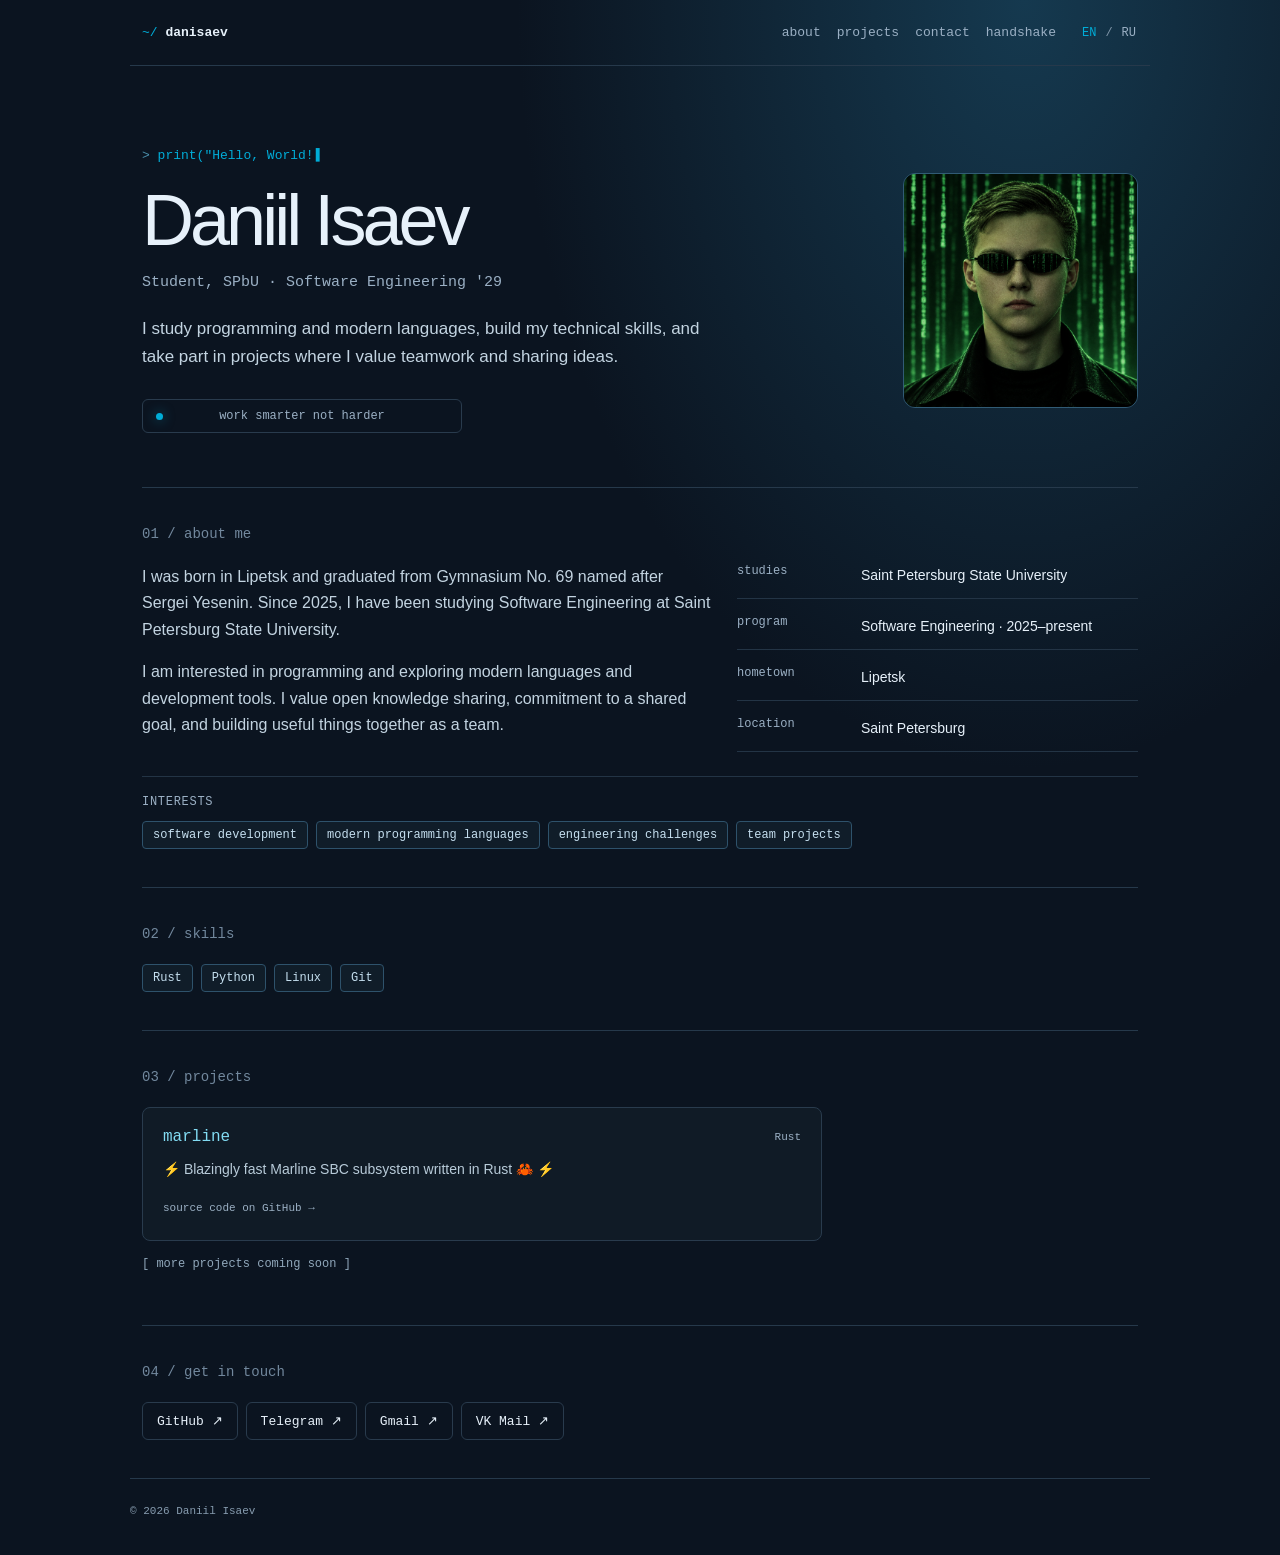
<file: index.html>
<!doctype html>
<html lang="en" data-bs-theme="dark">
<head>
  <meta charset="utf-8">
  <meta name="viewport" content="width=device-width, initial-scale=1">
  <meta name="theme-color" content="#0b1420">
  <meta name="description" content="Daniil Isaev — Saint Petersburg State University student, programming and projects.">
  <title>Daniil Isaev</title>
  <link href="https://cdn.jsdelivr.net/npm/bootstrap@5.3.9/dist/css/bootstrap.min.css" rel="stylesheet" integrity="sha384-yEPZ7jP9S0QKiUQ0m3jjsO4ProIW7wvR9gXkI7JOGa2XVsw53Yke2bsdkBbjmmiX" crossorigin="anonymous">
  <link rel="stylesheet" href="styles.css">
  <script src="language.js" defer></script>
</head>
<body>
  <header class="topbar container site-container d-flex align-items-center justify-content-between">
    <a class="brand" href="#top"><b>~/</b> danisaev</a>
    <div class="header-actions">
      <nav class="nav d-flex align-items-center gap-3" aria-label="Main navigation">
        <a href="#about" data-i18n="navAbout">about</a>
        <a href="#projects" data-i18n="navProjects">projects</a>
        <a href="#contacts" data-i18n="navContacts">contact</a>
          <a href="/handshake" data-i18n="navHandshake">handshake</a>
      </nav>
      <div class="language-toggle" role="group" aria-label="Language">
        <button type="button" data-set-lang="en" aria-pressed="true" class="active">EN</button>
        <span>/</span>
        <button type="button" data-set-lang="ru" aria-pressed="false">RU</button>
      </div>
    </div>
  </header>
  <main id="top" class="container site-container">
    <section class="hero row align-items-center justify-content-between gx-0 gy-4 gy-md-5">
      <div class="hero-copy col-md-8 order-2 order-md-1 pe-md-4">
        <p class="eyebrow" aria-live="off" aria-label="Hello World code examples">print("Hello, World!")</p>
        <h1 data-i18n="name">Daniil Isaev</h1>
        <p class="role" data-i18n="role">Student, SPbU · Software Engineering '29</p>
        <p class="intro" data-i18n="intro">I study programming and modern languages, build my technical skills, and take part in projects where I value teamwork and sharing ideas.</p>
        <div class="prompt"><i></i><span class="status-text">work smarter not harder</span></div>
      </div>
      <div class="portrait col-md-4 order-1 order-md-2 p-0" aria-label="Daniil Isaev's photo">
        <img src="assets/avatar.png" alt="Daniil Isaev" onload="this.nextElementSibling.hidden=true" onerror="this.hidden=true">
        <div class="placeholder">
          <strong>DI</strong>
          <span data-i18n="photoPlaceholder">Daniil's photo</span>
        </div>
      </div>
    </section>
    <section class="section" id="about">
      <h2 class="section-title"><span>01 /</span> <span data-i18n="aboutTitle">about me</span></h2>
      <div class="about-grid row g-4 align-items-start">
        <div class="col-md-7">
          <p data-i18n="bio1">I was born in Lipetsk and graduated from Gymnasium No. 69 named after Sergei Yesenin. Since 2025, I have been studying Software Engineering at Saint Petersburg State University.</p>
          <p data-i18n="bio2">I am interested in programming and exploring modern languages and development tools. I value open knowledge sharing, commitment to a shared goal, and building useful things together as a team.</p>
        </div>
        <div class="facts col-md-5 d-grid gap-3">
          <div class="fact"><span class="label" data-i18n="studiesLabel">studies</span><span data-i18n="university">Saint Petersburg State University</span></div>
          <div class="fact"><span class="label" data-i18n="programLabel">program</span><span data-i18n="program">Software Engineering · 2025–present</span></div>
          <div class="fact"><span class="label" data-i18n="hometownLabel">hometown</span><span data-i18n="hometown">Lipetsk</span></div>
          <div class="fact"><span class="label" data-i18n="basedLabel">location</span><span data-i18n="based">Saint Petersburg</span></div>
        </div>
      </div>
      <div class="interests">
        <h3 class="interest-title" data-i18n="interestsTitle">interests</h3>
        <div class="chips d-flex flex-wrap gap-2">
          <span class="chip badge rounded-1" data-i18n="interest1">software development</span>
          <span class="chip badge rounded-1" data-i18n="interest2">modern programming languages</span>
          <span class="chip badge rounded-1" data-i18n="interest3">engineering challenges</span>
          <span class="chip badge rounded-1" data-i18n="interest4">team projects</span>
        </div>
      </div>
    </section>
    <section class="section">
      <h2 class="section-title"><span>02 /</span> <span data-i18n="skillsTitle">skills</span></h2>
      <div class="chips d-flex flex-wrap gap-2">
        <span class="chip badge rounded-1">Rust</span>
        <span class="chip badge rounded-1">Python</span>
        <span class="chip badge rounded-1">Linux</span>
        <span class="chip badge rounded-1">Git</span>
      </div>
    </section>
    <section class="section" id="projects">
      <h2 class="section-title"><span>03 /</span> <span data-i18n="projectsTitle">projects</span></h2>
      <article class="project card">
        <div class="card-body">
          <div class="project-head d-flex justify-content-between align-items-center gap-3">
            <h3>marline</h3>
            <span class="tag">Rust</span>
          </div>
          <p>⚡ Blazingly fast Marline SBC subsystem written in Rust 🦀 ⚡</p>
          <a class="tag" href="https://github.com/danisaev/marline" target="_blank" rel="noreferrer" data-i18n="sourceLink">source code on GitHub →</a>
        </div>
      </article>
      <p class="hint mt-3" data-i18n="moreProjects">[ more projects coming soon ]</p>
    </section>
    <section class="section" id="contacts">
      <h2 class="section-title"><span>04 /</span> <span data-i18n="contactsTitle">get in touch</span></h2>
      <div class="contacts d-flex flex-wrap gap-2">
        <a class="contact btn btn-outline-info" href="https://github.com/danisaev" target="_blank" rel="noreferrer">GitHub ↗</a>
        <a class="contact btn btn-outline-info" href="https://t.me/bekozabrikos" target="_blank" rel="noreferrer">Telegram ↗</a>
        <a class="contact btn btn-outline-info" href="mailto:isaev.daniil06@gmail.com">Gmail ↗</a>
        <a class="contact btn btn-outline-info" href="mailto:daniil_isaev06@vk.com" data-i18n="vkMail">VK Mail ↗</a>
      </div>
    </section>
  </main>
  <footer class="footer container site-container d-flex flex-column flex-md-row justify-content-between gap-3">
    <span data-i18n="copyright">© 2026 Daniil Isaev</span>
  </footer>
</body>
</html>
</file>
<file: styles.css>
:root {
  color-scheme: dark;
  --bg: #0b1420;
  --line: #293b4d;
  --text: #e7f1fa;
  --muted: #9bb0c4;
  --blue: #00add8;
  --sky: #82dcf3;
  --mono: "Cascadia Code", "SFMono-Regular", Consolas, monospace;
  --sans: Inter, "Segoe UI", Arial, sans-serif;
}

html {
  scroll-behavior: smooth;
}

body {
  background: radial-gradient(ellipse at 80% 0%, #15394f 0, transparent 35%), var(--bg);
  color: var(--text);
  font-family: var(--sans);
  line-height: 1.65;
}

a {
  color: var(--blue);
  text-decoration: none;
}

a:hover {
  text-decoration: underline;
}

.site-container {
  max-width: 1020px;
}

.topbar {
  height: 66px;
  border-bottom: 1px solid #26394b;
  font-family: var(--mono);
  font-size: 13px;
}

.brand {
  color: var(--text);
  font-weight: 700;
}

.brand b {
  color: var(--blue);
  font-weight: 400;
}

.header-actions {
  display: flex;
  align-items: center;
  gap: 24px;
}

.nav {
  color: var(--muted);
}

.nav a {
  color: inherit;
}

.language-toggle {
  display: flex;
  align-items: center;
  gap: 7px;
  color: #8196a9;
  font: 12px var(--mono);
}

.language-toggle button {
  appearance: none;
  border: 0;
  background: none;
  color: var(--muted);
  font: inherit;
  padding: 4px 2px;
  cursor: pointer;
}

.language-toggle button:hover,
.language-toggle button.active {
  color: var(--blue);
}

.language-toggle button:focus-visible {
  outline: 1px solid var(--blue);
  outline-offset: 3px;
  border-radius: 2px;
}

.hero {
  padding: 82px 0 54px;
}

.eyebrow {
  margin: 0 0 18px;
  color: var(--blue);
  font: 13px/1.2 var(--mono);
  overflow-wrap: anywhere;
}

.eyebrow::before {
  color: #4b91ad;
  content: "> ";
}

.eyebrow::after {
  margin-left: 2px;
  color: var(--blue);
  content: "▌";
  animation: cursor-blink 0.9s steps(2, start) infinite;
}

@keyframes cursor-blink {
  to {
    visibility: hidden;
  }
}

@media (prefers-reduced-motion: reduce) {
  .eyebrow::after {
    animation: none;
  }
}

h1 {
  margin: 0 0 16px;
  font-size: clamp(42px, 7vw, 72px);
  letter-spacing: -0.055em;
  line-height: 1.06;
}

.role {
  margin: 0 0 24px;
  color: var(--muted);
  font: 15px var(--mono);
}

.intro {
  max-width: 580px;
  margin: 0;
  color: #c3d4e1;
  font-size: 17px;
}

.prompt {
  position: relative;
  display: inline-flex;
  align-items: center;
  justify-content: center;
  width: min(320px, 100%);
  min-width: 0;
  gap: 9px;
  margin-top: 28px;
  padding: 9px 13px;
  border: 1px solid var(--line);
  border-radius: 6px;
  color: var(--muted);
  font: 12px var(--mono);
}

.prompt i {
  position: absolute;
  left: 13px;
  width: 7px;
  height: 7px;
  border-radius: 50%;
  background: var(--blue);
  box-shadow: 0 0 12px #00add888;
}

.status-text {
  display: inline-block;
  transition: opacity 0.28s ease, transform 0.28s ease;
}

.status-text.is-changing {
  opacity: 0;
  transform: translateY(5px);
}

.portrait {
  position: relative;
  width: 235px;
  display: grid;
  place-items: center;
  overflow: hidden;
  aspect-ratio: 1;
  border: 1px solid #315b75;
  border-radius: 12px;
  background: linear-gradient(145deg, #183347, #101b26 65%);
}

.portrait img {
  width: 100%;
  height: 100%;
  object-fit: cover;
}

.placeholder {
  position: absolute;
  inset: 0;
  display: grid;
  align-content: center;
  justify-items: center;
  padding: 25px;
  color: var(--muted);
  font: 12px var(--mono);
  text-align: center;
}

.placeholder[hidden] {
  display: none;
}

.placeholder strong {
  display: block;
  margin-bottom: 12px;
  color: #4d91ad;
  font: 52px var(--mono);
}

.section {
  padding: 38px 0;
  border-top: 1px solid #26394b;
}

.section-title {
  margin: 0 0 22px;
  color: var(--blue);
  font: 14px var(--mono);
}

.section-title span {
  color: #72889d;
}

.about-grid p {
  margin-top: 0;
  color: #c3d4e1;
}

.fact {
  display: grid;
  grid-template-columns: 112px minmax(0, 1fr);
  gap: 12px;
  padding-bottom: 11px;
  border-bottom: 1px solid #233445;
  font-size: 14px;
  overflow-wrap: anywhere;
}

.fact .label {
  color: var(--muted);
  font: 12px var(--mono);
}

.interests {
  margin-top: 22px;
  padding-top: 18px;
  border-top: 1px solid #233445;
}

.interest-title {
  margin: 0 0 12px;
  color: var(--muted);
  font: 12px var(--mono);
  letter-spacing: 0.06em;
  text-transform: uppercase;
}

.chip {
  border: 1px solid #2e526b;
  border-radius: 5px;
  background: #101d29;
  color: #c5dfef;
  font: 12px var(--mono);
  font-weight: 400;
  padding: 6px 10px;
}

.project {
  max-width: 680px;
  border-color: var(--line);
  border-radius: 8px;
  background: #101b26;
  color: var(--text);
}

.project .card-body {
  padding: 20px;
}

.project-head h3 {
  margin: 0;
  color: var(--sky);
  font: 16px var(--mono);
}

.project p {
  margin: 12px 0;
  color: #b8cbd9;
  font-size: 14px;
}

.tag {
  color: var(--muted);
  font: 11px var(--mono);
}

.contact.btn {
  border-color: var(--line);
  color: var(--text);
  font: 13px var(--mono);
  padding: 10px 14px;
}

.contact.btn:hover {
  border-color: #4bbfe0;
  background: #101d29;
  color: var(--text);
  text-decoration: none;
}

.hint {
  color: #91a8bb;
  font: 12px var(--mono);
}

.footer {
  padding: 26px 0 36px;
  border-top: 1px solid #26394b;
  color: #879caf;
  font: 11px var(--mono);
}

@media (max-width: 767.98px) {
  .hero {
    padding-top: 58px;
  }

  .portrait {
    width: 170px;
  }

  .header-actions {
    gap: 12px;
  }

  .nav {
    font-size: 11px;
  }
}

@media (max-width: 420px) and (prefers-reduced-motion: no-preference) {
  .eyebrow {
    min-height: 2.4em;
  }
}

@media (max-width: 390px) {
  .topbar {
    height: auto;
    min-height: 66px;
    flex-wrap: wrap;
    padding: 10px 12px;
  }

  .header-actions {
    width: 100%;
    justify-content: space-between;
  }
}
</file>
